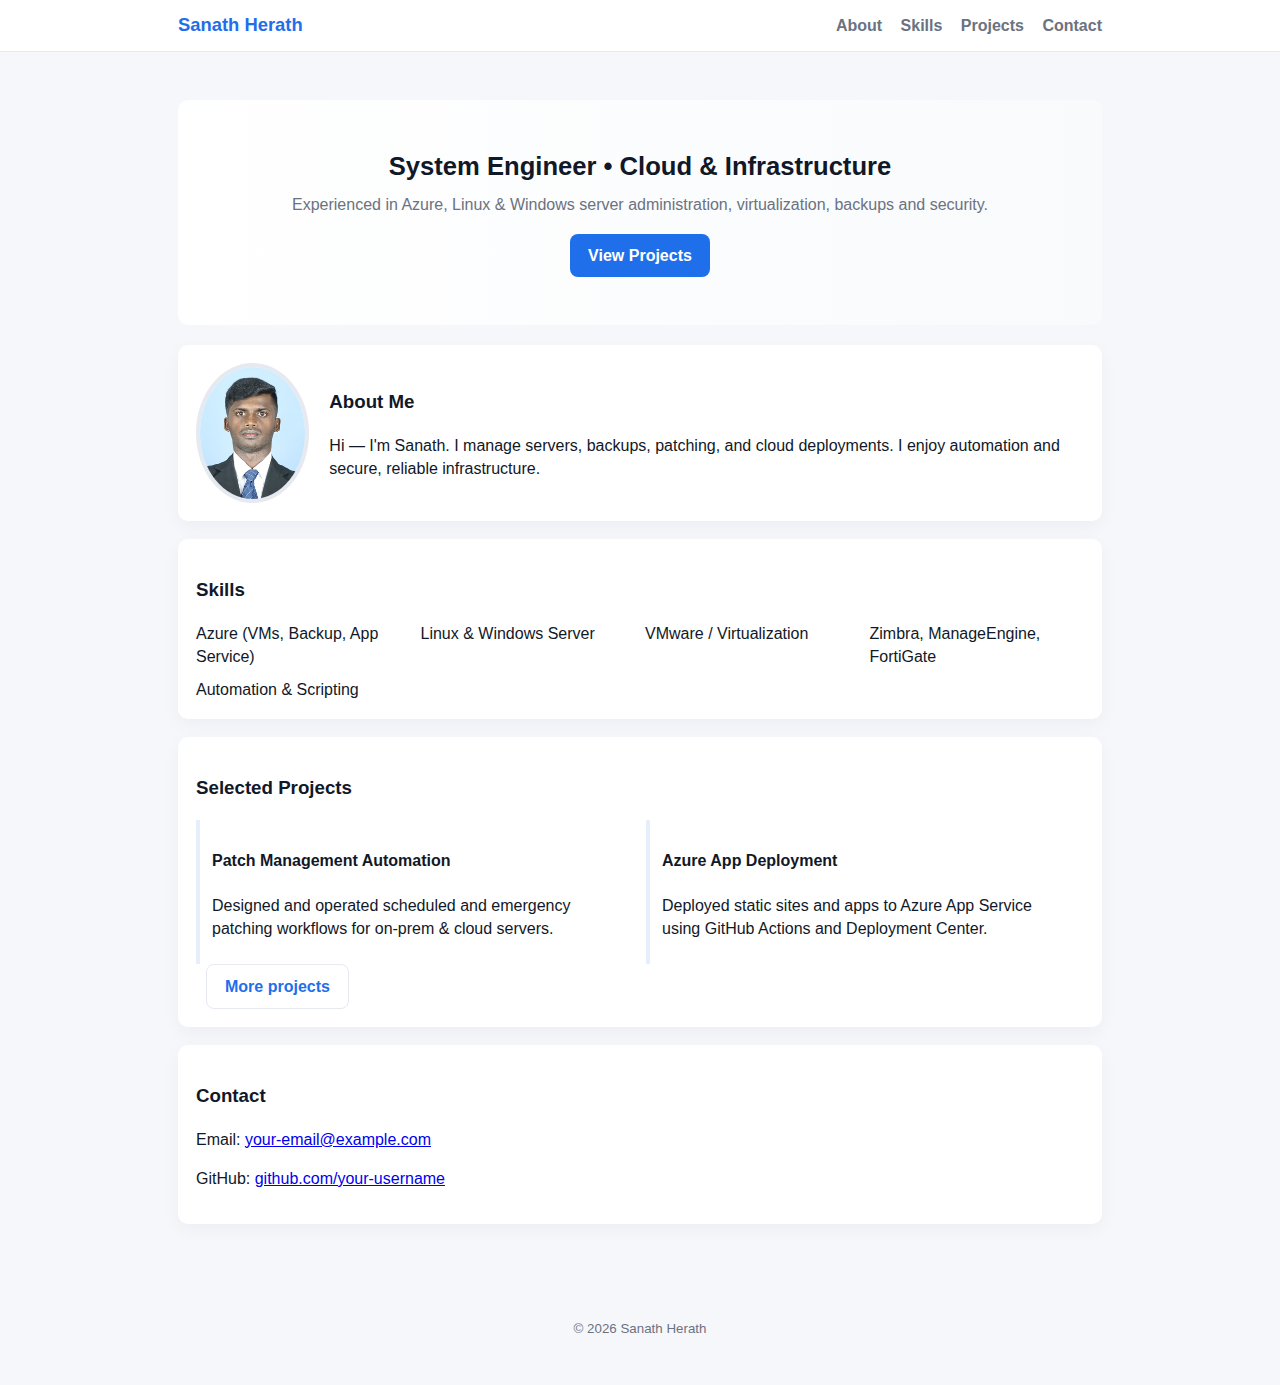
<file: index.html>
<!DOCTYPE html>
<html lang="en">
<head>
  <meta charset="utf-8" />
  <meta name="viewport" content="width=device-width,initial-scale=1" />
  <title>Sanath Herath — IT Professional</title>
  <link rel="stylesheet" href="styles.css" />
</head>
<body>
  <header class="site-header">
    <div class="wrap">
      <h1 class="logo">Sanath Herath</h1>
      <nav>
        <a href="#about">About</a>
        <a href="#skills">Skills</a>
        <a href="#projects">Projects</a>
        <a href="#contact">Contact</a>
      </nav>
    </div>
  </header>

  <main class="wrap">
    <section class="hero">
      <h2>System Engineer • Cloud & Infrastructure</h2>
      <p>Experienced in Azure, Linux & Windows server administration, virtualization, backups and security.</p>
      <a class="btn" href="#projects">View Projects</a>
    </section>

   <section id="about" class="card about-section">
  <img src="me.jpg" alt="Sanath Herath" class="profile-photo">
  <div>
    <h3>About Me</h3>
    <p>Hi — I'm Sanath. I manage servers, backups, patching, and cloud deployments. I enjoy automation and secure, reliable infrastructure.</p>
  </div>
 </section>


    <section id="skills" class="card">
      <h3>Skills</h3>
      <ul class="grid">
        <li>Azure (VMs, Backup, App Service)</li>
        <li>Linux & Windows Server</li>
        <li>VMware / Virtualization</li>
        <li>Zimbra, ManageEngine, FortiGate</li>
        <li>Automation & Scripting</li>
      </ul>
    </section>

    <section id="projects" class="card">
      <h3>Selected Projects</h3>
      <div class="projects">
        <article>
          <h4>Patch Management Automation</h4>
          <p>Designed and operated scheduled and emergency patching workflows for on-prem & cloud servers.</p>
        </article>
        <article>
          <h4>Azure App Deployment</h4>
          <p>Deployed static sites and apps to Azure App Service using GitHub Actions and Deployment Center.</p>
        </article>
      </div>
      <a class="btn ghost" href="projects.html">More projects</a>
    </section>

    <section id="contact" class="card">
      <h3>Contact</h3>
      <p>Email: <a href="mailto:your-email@example.com">your-email@example.com</a></p>
      <p>GitHub: <a href="https://github.com/your-username">github.com/your-username</a></p>
    </section>
  </main>

  <footer class="site-footer">
    <div class="wrap">
      <small>© <span id="year"></span> Sanath Herath</small>
    </div>
  </footer>

  <script>
    document.getElementById('year').textContent = new Date().getFullYear();
  </script>
</body>
</html>
</file>
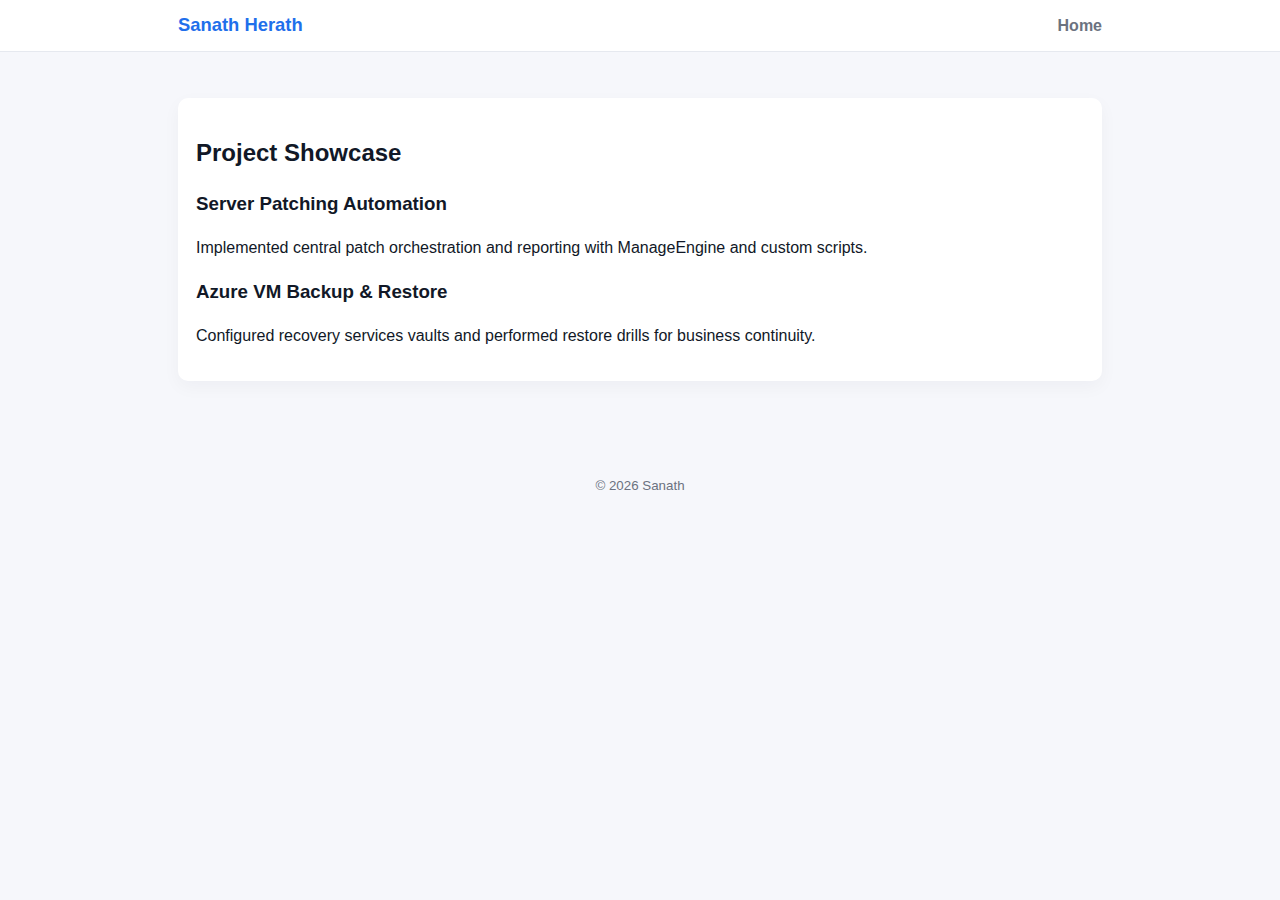
<file: projects.html>
<!doctype html>
<html lang="en">
<head>
  <meta charset="utf-8"><meta name="viewport" content="width=device-width,initial-scale=1">
  <title>Projects — Sanath Herath</title>
  <link rel="stylesheet" href="styles.css">
</head>
<body>
  <header class="site-header">
    <div class="wrap">
      <h1 class="logo">Sanath Herath</h1>
      <nav>
        <a href="index.html">Home</a>
      </nav>
    </div>
  </header>

  <main class="wrap">
    <section class="card">
      <h2>Project Showcase</h2>
      <article>
        <h3>Server Patching Automation</h3>
        <p>Implemented central patch orchestration and reporting with ManageEngine and custom scripts.</p>
      </article>

      <article>
        <h3>Azure VM Backup & Restore</h3>
        <p>Configured recovery services vaults and performed restore drills for business continuity.</p>
      </article>
    </section>
  </main>

  <footer class="site-footer"><div class="wrap"><small>© <span id="year"></span> Sanath</small></div></footer>
  <script>document.getElementById('year').textContent=new Date().getFullYear();</script>
</body>
</html>
</file>
<file: styles.css>
:root{
  --bg:#f6f7fb;
  --card:#fff;
  --accent:#1f6feb;
  --muted:#6b7280;
  --pad:18px;
}
.about-section {
  display: flex;
  align-items: center;
  gap: 20px;
}

.profile-photo {
  width: 140px;
  height: 140px;
  object-fit: cover;
  border-radius: 50%;
  border: 4px solid #e6e9ef;
}

*{box-sizing:border-box}
body{ 
  margin:0;
  font-family:Inter, "Segoe UI", Roboto, Arial, sans-serif;
  background:var(--bg);
  color:#111827;
  line-height:1.45;
}
.wrap{max-width:980px;margin:0 auto;padding:28px;}
.site-header{background:#fff;border-bottom:1px solid #e6e9ef;}
.site-header .wrap{display:flex;align-items:center;justify-content:space-between;padding:12px 28px;}
.logo{margin:0;font-size:1.15rem;color:var(--accent);}
.site-header nav a{margin-left:14px;color:var(--muted);text-decoration:none;font-weight:600;}
.hero{background:linear-gradient(90deg, #ffffff, #f8fafc);padding:48px;border-radius:10px;margin:20px 0;text-align:center;}
.hero h2{margin:0 0 8px;font-size:1.6rem}
.hero p{margin:0 0 18px;color:var(--muted)}
.btn{display:inline-block;padding:10px 18px;border-radius:8px;background:var(--accent);color:#fff;text-decoration:none;font-weight:700}
.btn.ghost{background:transparent;border:1px solid #e6e9ef;color:var(--accent);margin-left:10px}
.card{background:var(--card);padding:18px;border-radius:10px;margin:18px 0;box-shadow:0 6px 18px rgba(15,23,42,0.04)}
.grid{list-style:none;padding:0;margin:8px 0 0;display:grid;grid-template-columns:repeat(auto-fit,minmax(180px,1fr));gap:10px}
.projects{display:grid;grid-template-columns:1fr;gap:12px}
.projects article{border-left:4px solid #e6eefc;padding:8px 12px}
.site-footer{padding:18px 0;text-align:center;color:var(--muted)}
@media(min-width:700px){
  .projects{grid-template-columns:1fr 1fr}
}
</file>
